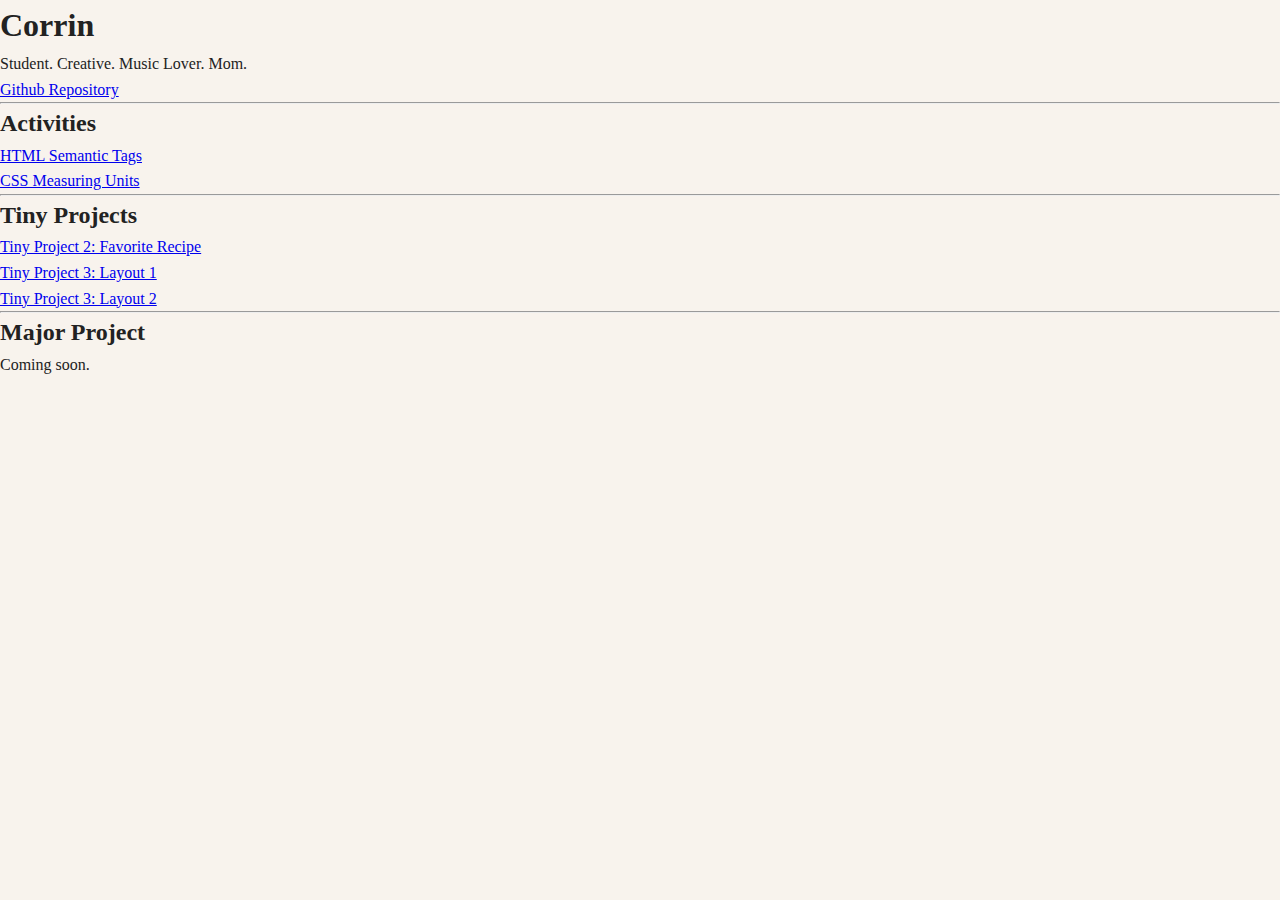
<file: index.html>
<!DOCTYPE html>
<html>

<head>
	
	<!-- meta tags and title -->
	<meta charset="UTF-8">
	<meta name="viewport" content="width=device-width, initial-scale=1.0">
	<title>Corrin's Website</title>

	<!-- external and internal CSS -->
	<link rel="stylesheet" href="styles.css" media="all">
	<style>
		/* in-file CSS here */
	</style>

</head>

<body>

<h1>Corrin</h1>
<p>Student. Creative. Music Lover. Mom.</p>

<p><a href=https://github.com/corrin-kunk/corrin-kunk.github.io>Github Repository</a></p>

<hr>

<h2>Activities</h2>
<ul>
	<li><a href="/codelogs/log1.html">HTML Semantic Tags</a></li>
	<li><a href="/codelogs/log2.html">CSS Measuring Units</a></li>
</ul>

<hr>

<h2>Tiny Projects</h2>
<ul>
	<li><a href="/favorite-recipe/index.html">Tiny Project 2: Favorite Recipe</a></li>
	<li><a href="/anni-albers/index.html">Tiny Project 3: Layout 1</a></li>
	<li><a href="/anni-albers/index2.html">Tiny Project 3: Layout 2</a></li>
</ul>

<hr>

<h2>Major Project</h2>
<p>Coming soon.</p>

</body>

</html>
</file>
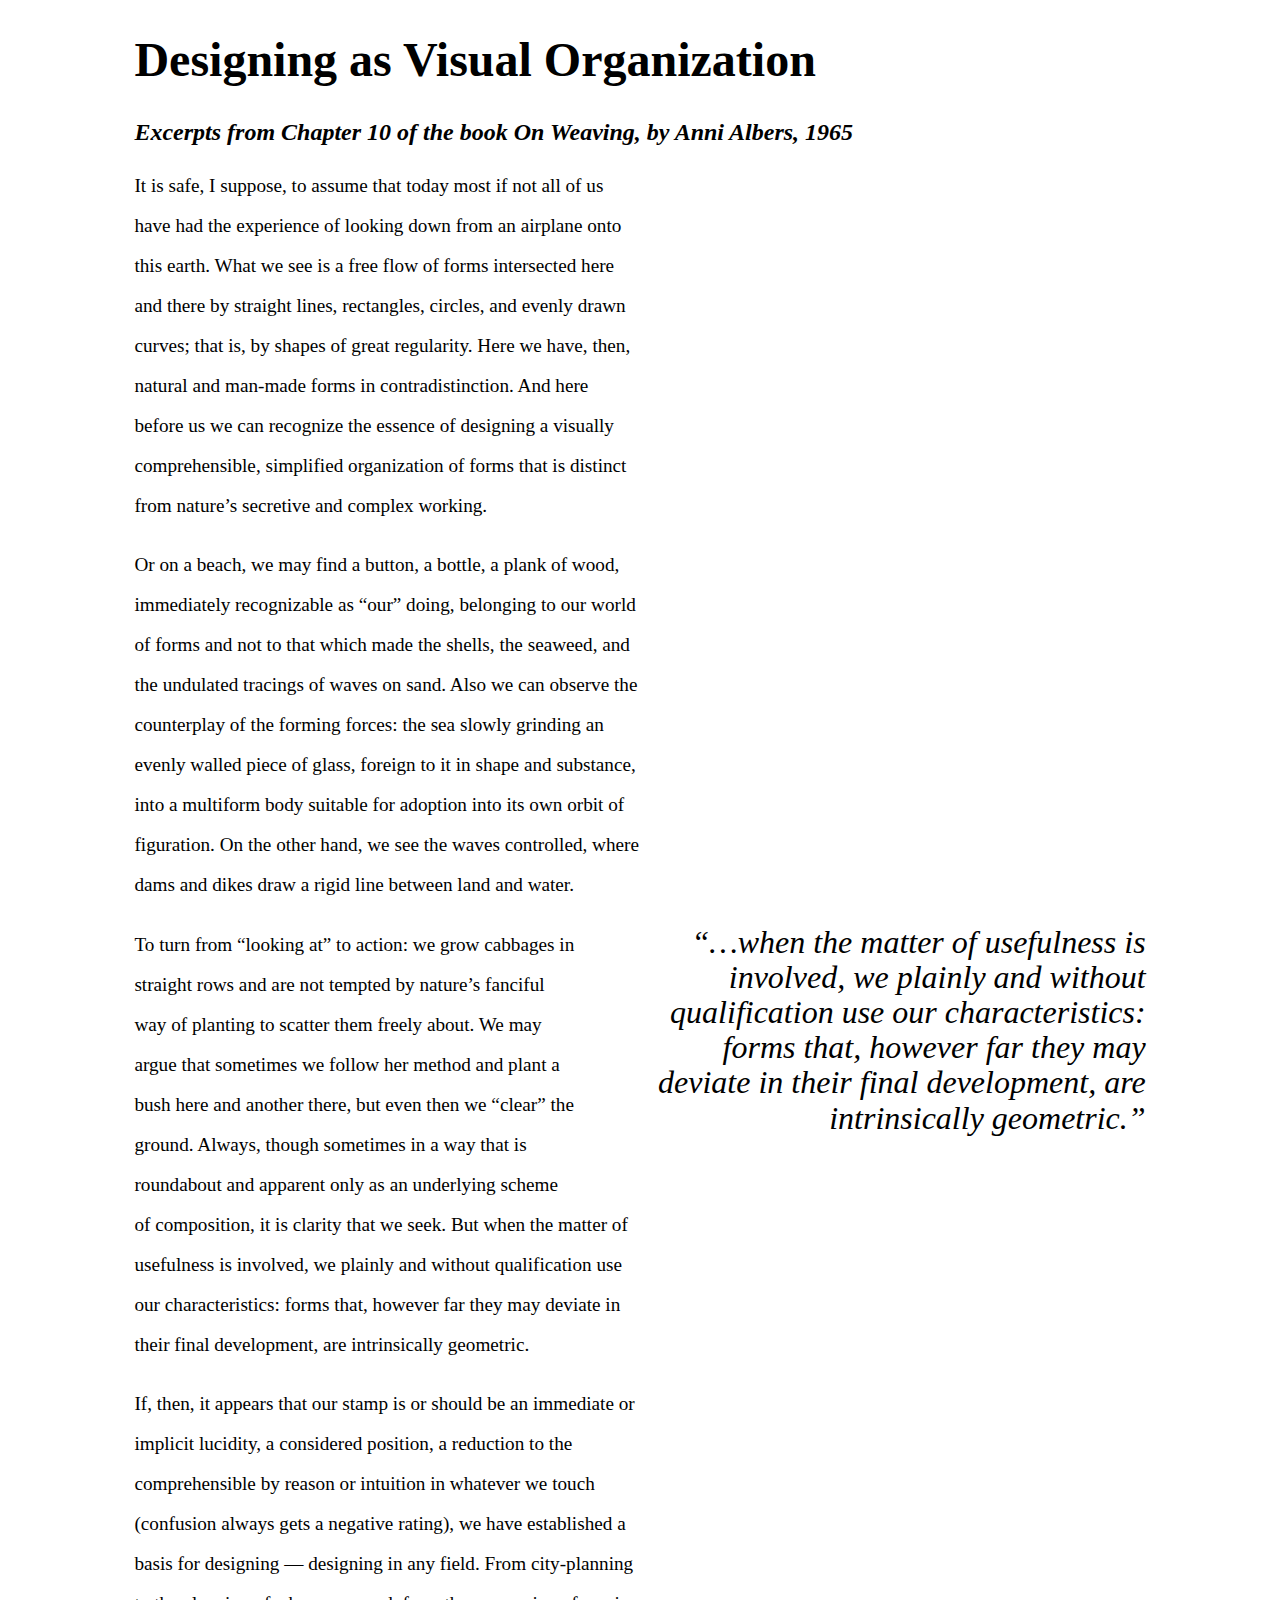
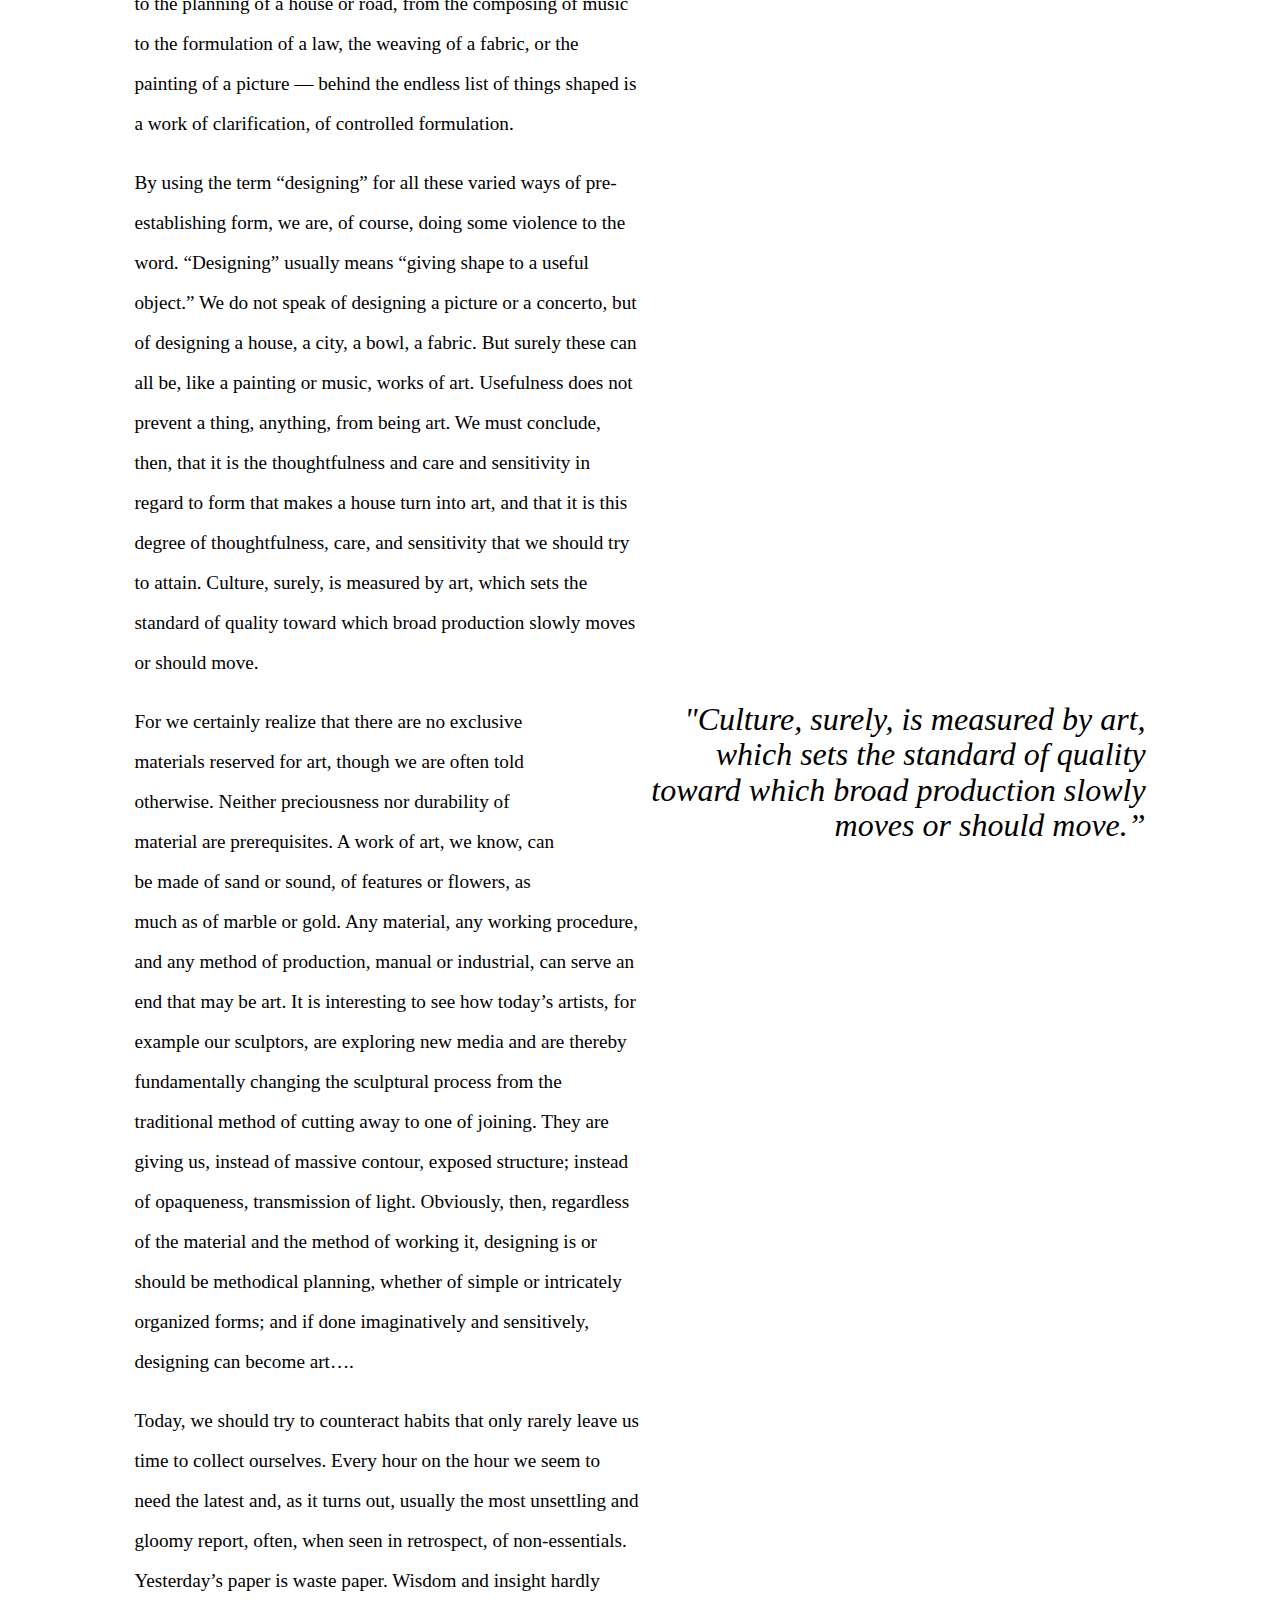
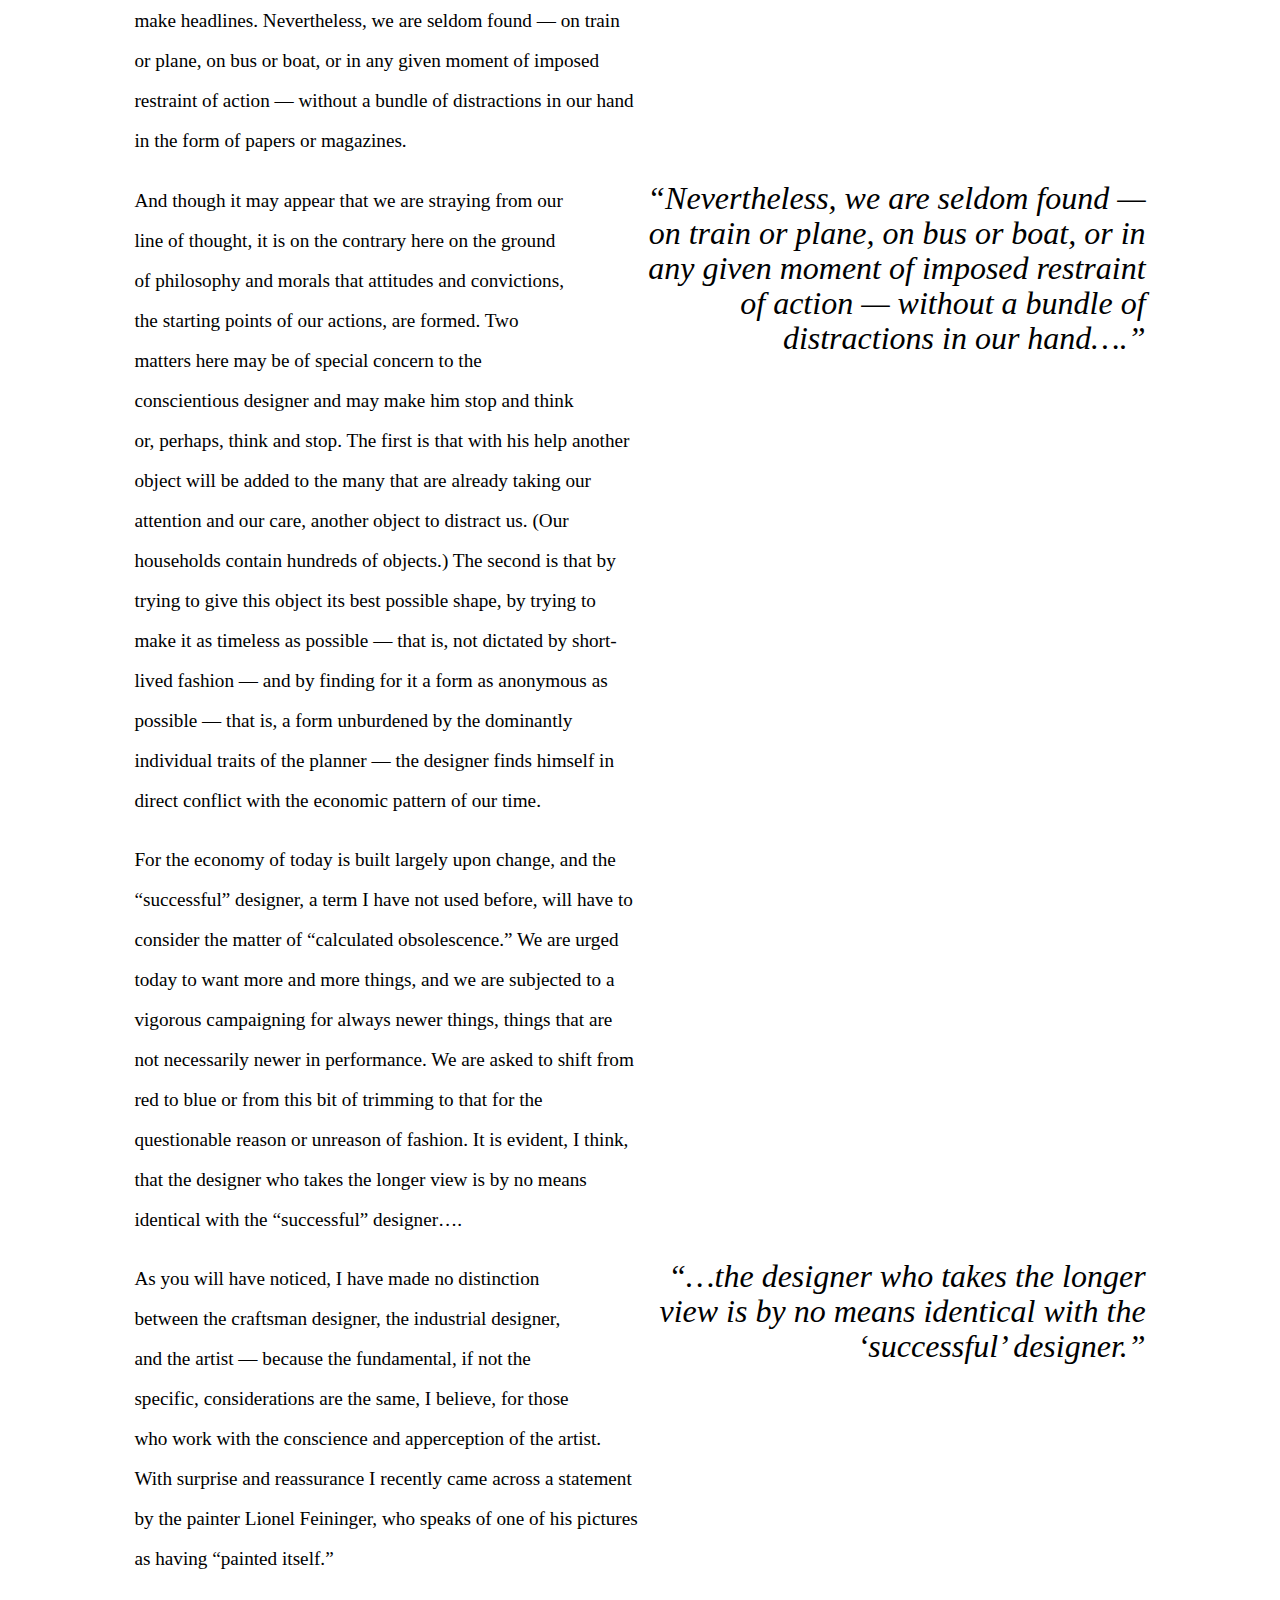
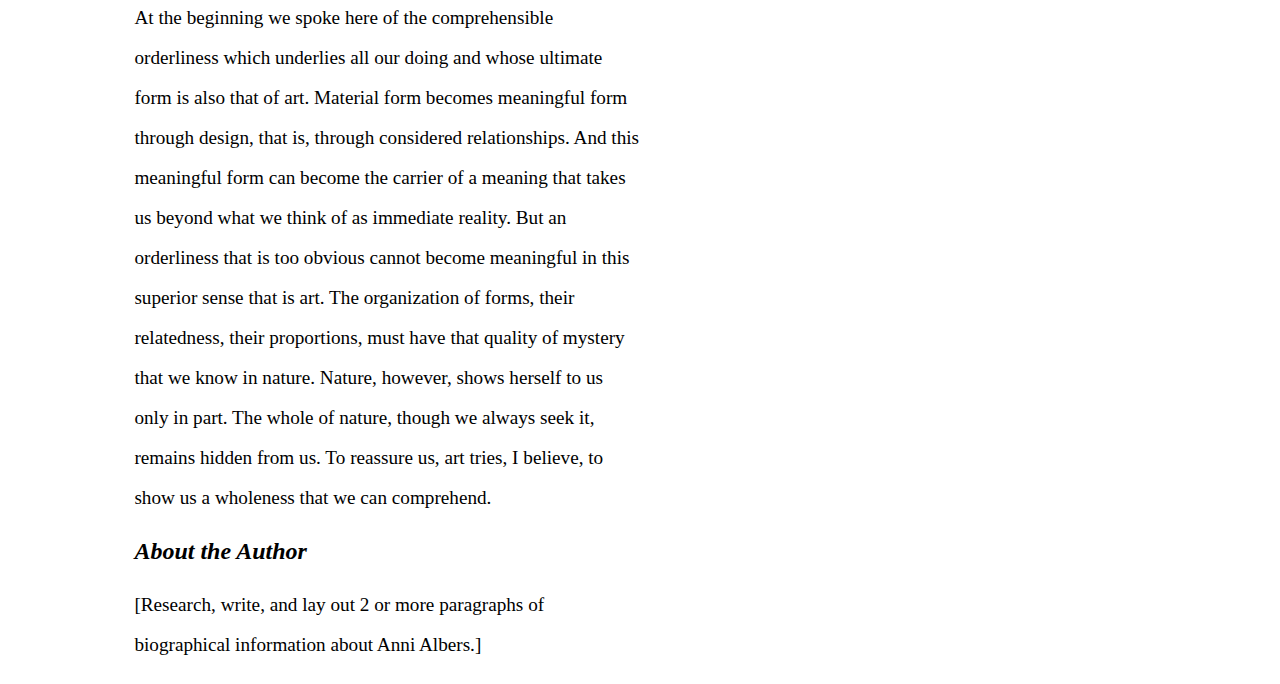
<file: anni-albers/index.html>
<!DOCTYPE html>
<html>

<head>

    <!-- meta tags and title -->
    <meta charset="UTF-8">
    <meta name="viewport" content="width=device-width, initial-scale=1.0">
    <title>TP3: Layout 1</title>

    <!-- external and internal CSS -->
    <link rel="stylesheet" href="styles.css" media="all">

</head>

<body>

    <main>
        <section>
            <h1>Designing as Visual Organization</h1>
            <h2>Excerpts from Chapter 10 of the book On Weaving, by Anni Albers, 1965</h2>
        </section>

        <section>
            <p>It is safe, I suppose, to assume that today most if not all of us have had the experience of looking down
                from an airplane onto this earth. What we see is a free flow of forms intersected here and there by
                straight lines, rectangles, circles, and evenly drawn curves; that is, by shapes of great regularity.
                Here we have, then, natural and man-made forms in contradistinction. And here before us we can recognize
                the essence of designing a visually comprehensible, simplified organization of forms that is distinct
                from nature’s secretive and complex working.</p>
        </section>

        <section>
            <p>Or on a beach, we may find a button, a bottle, a plank of wood, immediately recognizable as “our” doing,
                belonging to our world of forms and not to that which made the shells, the seaweed, and the undulated
                tracings of waves on sand. Also we can observe the counterplay of the forming forces: the sea slowly
                grinding an evenly walled piece of glass, foreign to it in shape and substance, into a multiform body
                suitable for adoption into its own orbit of figuration. On the other hand, we see the waves controlled,
                where dams and dikes draw a rigid line between land and water.</p>
            <p class="callout">“…when the matter of usefulness is involved, we plainly and without qualification use our
                characteristics:
                forms that, however far they may deviate in their final development, are intrinsically geometric.”</p>
        </section>

        <section>
            <p>To turn from “looking at” to action: we grow cabbages in straight rows and are not tempted by nature’s
                fanciful way of planting to scatter them freely about. We may argue that sometimes we follow her method
                and plant a bush here and another there, but even then we “clear” the ground. Always, though sometimes
                in a way that is roundabout and apparent only as an underlying scheme of composition, it is clarity that
                we seek. But when the matter of usefulness is involved, we plainly and without qualification use our
                characteristics: forms that, however far they may deviate in their final development, are intrinsically
                geometric.</p>
        </section>

        <section>
            <p>If, then, it appears that our stamp is or should be an immediate or implicit lucidity, a considered
                position, a reduction to the comprehensible by reason or intuition in whatever we touch (confusion
                always gets a negative rating), we have established a basis for designing — designing in any field. From
                city-planning to the planning of a house or road, from the composing of music to the formulation of a
                law, the weaving of a fabric, or the painting of a picture — behind the endless list of things shaped is
                a work of clarification, of controlled formulation.</p>
        </section>

        <section>
            <p>By using the term “designing” for all these varied ways of pre-establishing form, we are, of course,
                doing some violence to the word. “Designing” usually means “giving shape to a useful object.” We do not
                speak of designing a picture or a concerto, but of designing a house, a city, a bowl, a fabric. But
                surely these can all be, like a painting or music, works of art. Usefulness does not prevent a thing,
                anything, from being art. We must conclude, then, that it is the thoughtfulness and care and sensitivity
                in regard to form that makes a house turn into art, and that it is this degree of thoughtfulness, care,
                and sensitivity that we should try to attain. Culture, surely, is measured by art, which sets the
                standard of quality toward which broad production slowly moves or should move.</p>
        </section>

        <section>
            <p class="callout">"Culture, surely, is measured by art, which sets the standard of quality
                toward which broad production slowly moves or should move.”</p>
        </section>

        <section>
            <p>For we certainly realize that there are no exclusive materials reserved for art, though we are often told
                otherwise. Neither preciousness nor durability of material are prerequisites. A work of art, we know,
                can be made of sand or sound, of features or flowers, as much as of marble or gold. Any material, any
                working procedure, and any method of production, manual or industrial, can serve an end that may be art.
                It is interesting to see how today’s artists, for example our sculptors, are exploring new media and are
                thereby fundamentally changing the sculptural process from the traditional method of cutting away to one
                of joining. They are giving us, instead of massive contour, exposed structure; instead of opaqueness,
                transmission of light. Obviously, then, regardless of the material and the method of working it,
                designing is or should be methodical planning, whether of simple or intricately organized forms; and if
                done imaginatively and sensitively, designing can become art….</p>
        </section>

        <section>
            <p>Today, we should try to counteract habits that only rarely leave us time to collect ourselves. Every hour
                on the hour we seem to need the latest and, as it turns out, usually the most unsettling and gloomy
                report, often, when seen in retrospect, of non-essentials. Yesterday’s paper is waste paper. Wisdom and
                insight hardly make headlines. Nevertheless, we are seldom found — on train or plane, on bus or boat, or
                in any given moment of imposed restraint of action — without a bundle of distractions in our hand in the
                form of papers or magazines.</p>
        </section>

        <section>
            <p class="callout">“Nevertheless, we are seldom found — on train or plane, on bus or boat, or in
                any given moment of imposed restraint of action — without a bundle of distractions in our hand….”</p>
        </section>

        <section>
            <p>And though it may appear that we are straying from our line of thought, it is on the contrary here on the
                ground of philosophy and morals that attitudes and convictions, the starting points of our actions, are
                formed. Two matters here may be of special concern to the conscientious designer and may make him stop
                and think or, perhaps, think and stop. The first is that with his help another object will be added to
                the many that are already taking our attention and our care, another object to distract us. (Our
                households contain hundreds of objects.) The second is that by trying to give this object its best
                possible shape, by trying to make it as timeless as possible — that is, not dictated by short-lived
                fashion — and by finding for it a form as anonymous as possible — that is, a form unburdened by the
                dominantly individual traits of the planner — the designer finds himself in direct conflict with the
                economic pattern of our time.</p>
        </section>

        <section>
            <p>For the economy of today is built largely upon change, and the “successful” designer, a term I have not
                used before, will have to consider the matter of “calculated obsolescence.” We are urged today to want
                more and more things, and we are subjected to a vigorous campaigning for always newer things, things
                that are not necessarily newer in performance. We are asked to shift from red to blue or from this bit
                of trimming to that for the questionable reason or unreason of fashion. It is evident, I think, that the
                designer who takes the longer view is by no means identical with the “successful” designer….</p>
        </section>

        <section>
            <p class="callout">“…the designer who takes the longer view is by no means identical with the ‘successful’
                designer.”</p>
        </section>

        <section>
            <p>As you will have noticed, I have made no distinction between the craftsman designer, the industrial
                designer, and the artist — because the fundamental, if not the specific, considerations are the same, I
                believe, for those who work with the conscience and apperception of the artist. With surprise and
                reassurance I recently came across a statement by the painter Lionel Feininger, who speaks of one of his
                pictures as having “painted itself.”</p>
        </section>

        <section>
            <p>At the beginning we spoke here of the comprehensible orderliness which underlies all our doing and whose
                ultimate form is also that of art. Material form becomes meaningful form through design, that is,
                through considered relationships. And this meaningful form can become the carrier of a meaning that
                takes us beyond what we think of as immediate reality. But an orderliness that is too obvious cannot
                become meaningful in this superior sense that is art. The organization of forms, their relatedness,
                their proportions, must have that quality of mystery that we know in nature. Nature, however, shows
                herself to us only in part. The whole of nature, though we always seek it, remains hidden from us. To
                reassure us, art tries, I believe, to show us a wholeness that we can comprehend.</p>
        </section>

        <section>
            <h2>About the Author</h2>
        </section>

        <section>
            <p>[Research, write, and lay out 2 or more paragraphs of biographical information about Anni Albers.]</p>
        </section>

    </main>
</body>

</html>
</file>
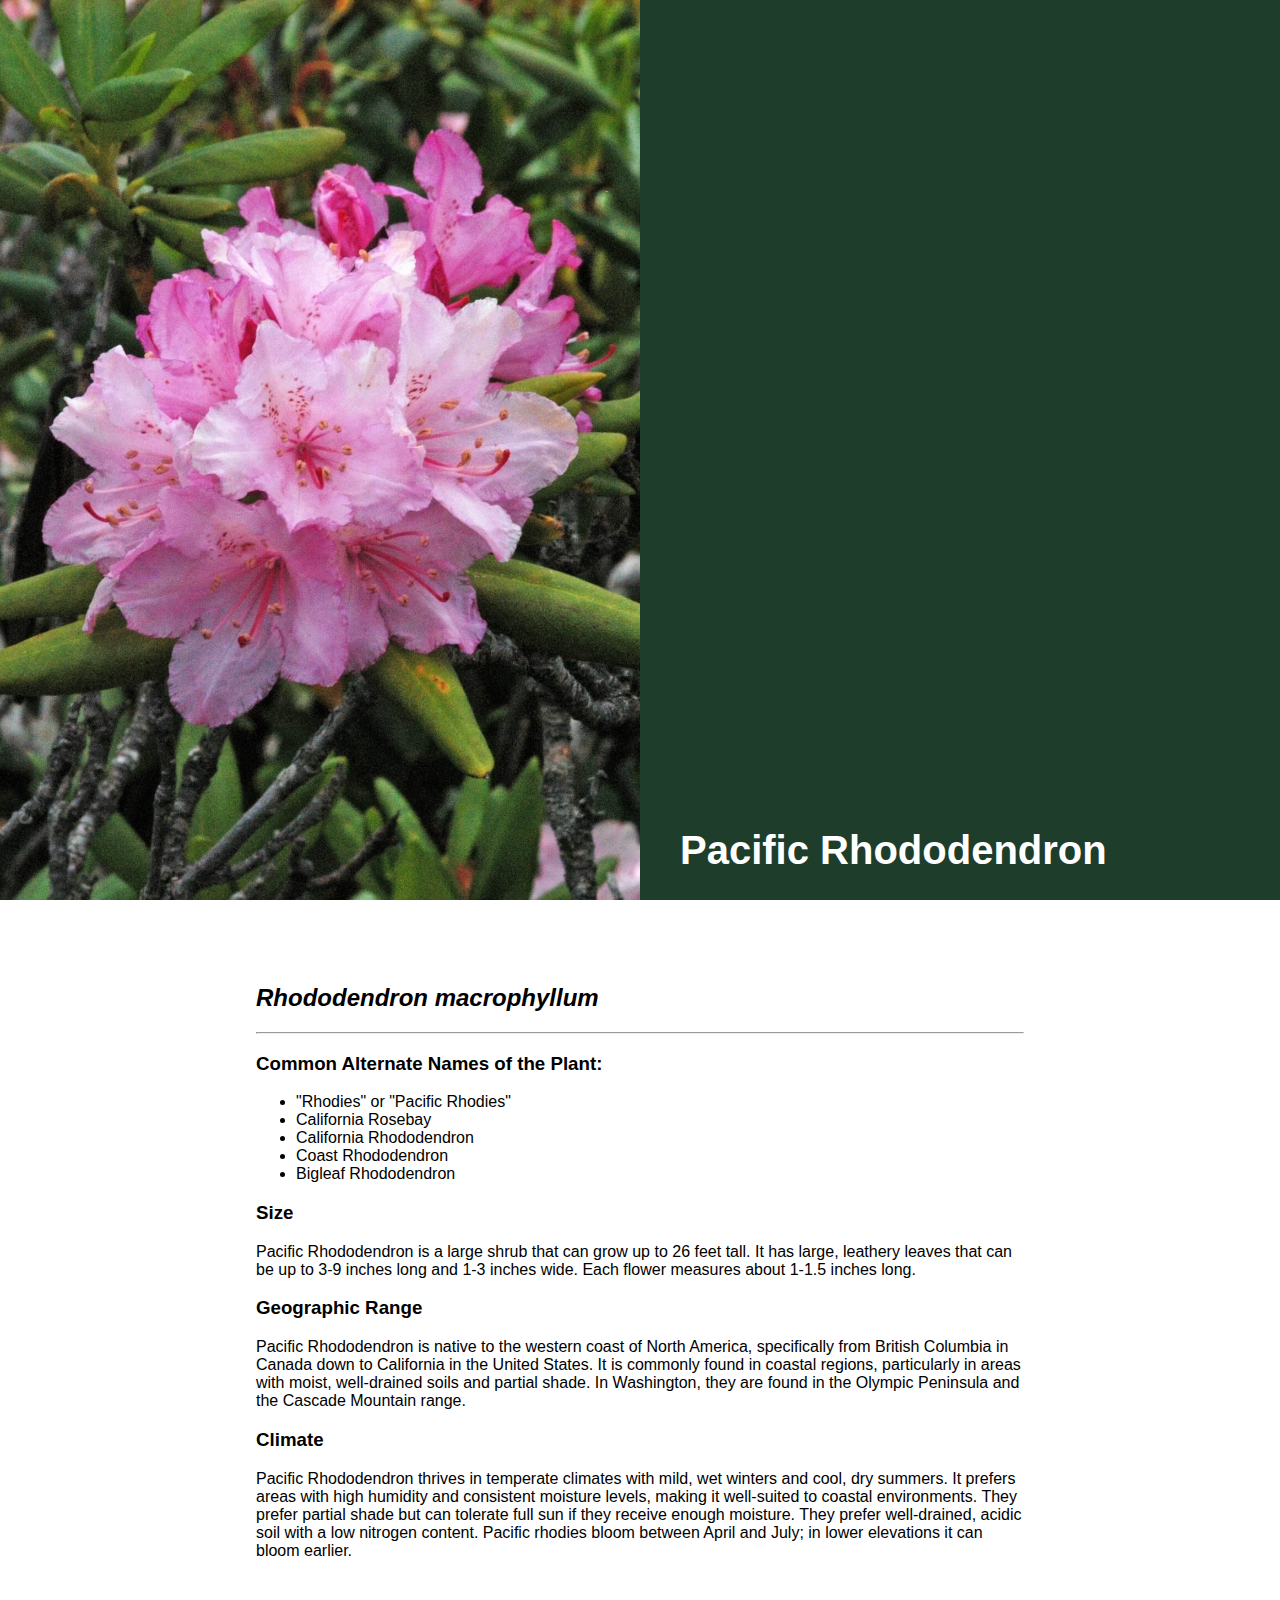
<file: dark-flower/index.html>
<!DOCTYPE html>
<html>

<head>

	<!-- meta tags and title -->
	<meta charset="UTF-8">
	<meta name="viewport" content="width=device-width, initial-scale=1.0">
	<title>TP4: Pacific Rhododendron</title>

	<!-- external and internal CSS -->
	<link rel="stylesheet" href="styles.css" media="all">
	<style>
		/* in-file CSS here */
	</style>

</head>

<body>

	<header>

		<div id="rhodiePicture"></div>
		<div id="rhodieTitle">
			<h1>Pacific Rhododendron</h1>
		</div>

	</header>

<button id="toggleDarkMode">Dark Mode</button>

	<main>
		<h2><em>Rhododendron macrophyllum</em></h2>

		<hr>

		<h3>Common Alternate Names of the Plant:</h3>
		<ul>
			<li>"Rhodies" or "Pacific Rhodies"</li>
			<li>California Rosebay</li>
			<li>California Rhododendron</li>
			<li>Coast Rhododendron</li>
			<li>Bigleaf Rhododendron</li>
		</ul>

		<h3>Size</h3>
		<p>Pacific Rhododendron is a large shrub that can grow up to 26 feet tall.
			It has large, leathery leaves that can be up to 3-9 inches long and 1-3 inches wide.
			Each flower measures about 1-1.5 inches long.</p>

		<h3>Geographic Range</h3>
		<p>Pacific Rhododendron is native to the western coast of North America, specifically from British Columbia in
			Canada down to California in the United States.
			It is commonly found in coastal regions, particularly in
			areas with moist, well-drained soils and partial shade.
			In Washington, they are found in the Olympic Peninsula and the Cascade Mountain range.
		</p>

		<h3>Climate</h3>
		<p>Pacific Rhododendron thrives in temperate climates with mild, wet winters and cool, dry summers. It prefers
			areas with high humidity and consistent moisture levels, making it well-suited to coastal environments.
			They prefer partial shade but can tolerate full sun if they receive enough moisture.
			They prefer well-drained, acidic soil with a low nitrogen content.
			Pacific rhodies bloom between April and July; in lower elevations it can bloom earlier.
		</p>

	</main>

    <script src="scripts.js"></script>
</body>

</html>
</file>
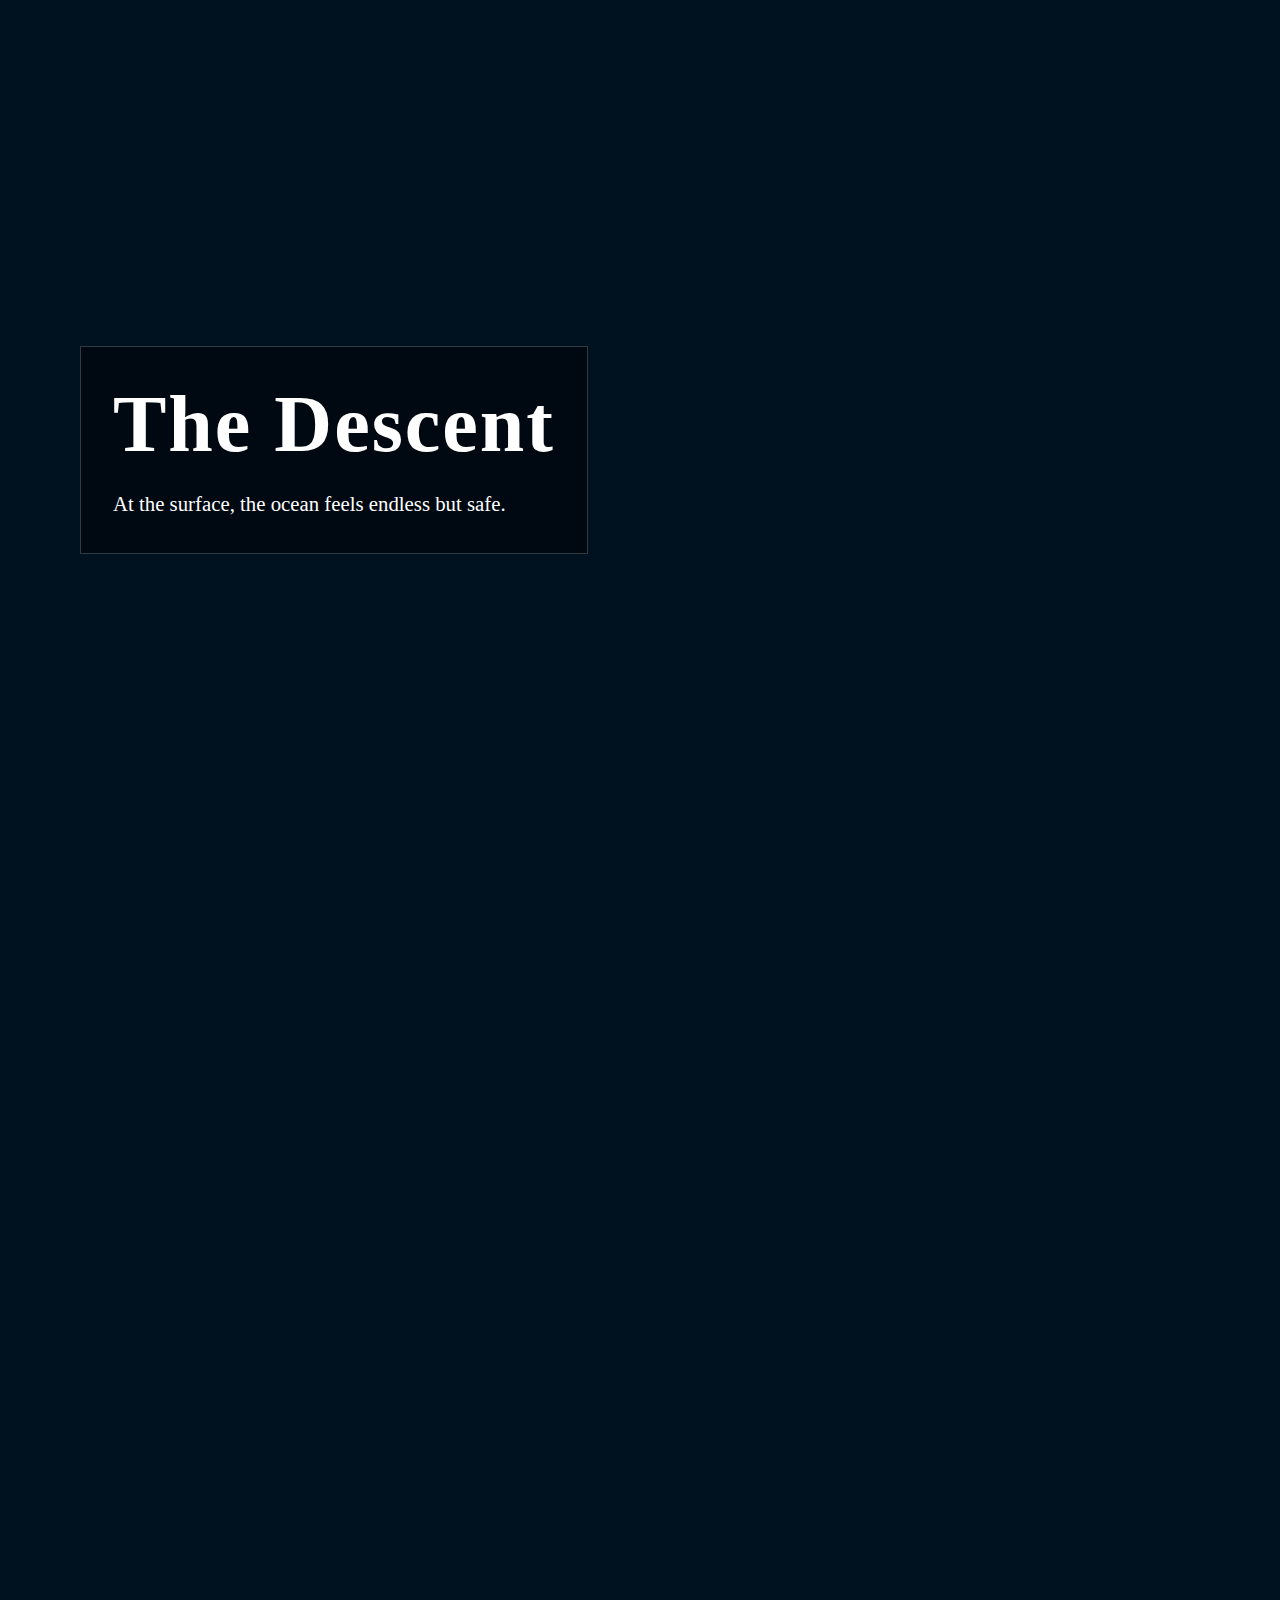
<file: long-story/index.html>
<!DOCTYPE html>
<html>

<head>

    <!-- meta tags and title -->
    <meta charset="UTF-8">
    <meta name="viewport" content="width=device-width, initial-scale=1.0">
    <title>Tiny Project 9: It's A Long Story</title>

    <!-- external and internal CSS -->
    <link rel="stylesheet" href="styles.css" media="all">
    <style>
        /* in-file CSS here */
    </style>

    <!-- external and internal JavaScript -->
    <script src="https://cdnjs.cloudflare.com/ajax/libs/wow/1.1.2/wow.min.js"></script>

    <script>
        new WOW().init();
    </script>

    <!-- Animate.css -->
    <link rel="stylesheet" href="https://cdnjs.cloudflare.com/ajax/libs/animate.css/3.7.2/animate.min.css" />

</head>

<body>

    <main class="story-container">

        <section class="panel surface">
            <div class="text-box wow animate_animated animate_fadeInDown animate_slow">
                <h1>The Descent</h1>
                <p>At the surface, the ocean feels endless but safe.</p>
            </div>
        </section>

        <section class="panel reef">
            <div class="text-box wow animate__animated animate__fadeInLeft animate__slow">
                <h2>The Reef</h2>
                <p>A few meters below, the reef glows with color and motion.</p>
            </div>
        </section>

        <section class="panel open-water">
            <div class="text-box wow animate__animated animate__fadeInRight animate__slow">
                <h2>Open Water</h2>
                <p>The sunlight begins to fade, and the water grows quiet</p>
            </div>
        </section>

        <section class="panel abyss">
            <div class="text-box wow animate__animated animate__fadeInUp animate__slower">
                <h2>The Abyss</h2>
                <p>In the deep, the ocean stops feeling familiar.</p>
            </div>
        </section>

        <section class="panel creature">
            <div class="text-box wow animate__animated animate__zoomIn animate__delay-1s">
                <h2>The Bottom</h2>
                <p>Then something in the dark looks back.</p>
            </div>
        </section>
    </main>
</body>

</html>
</file>
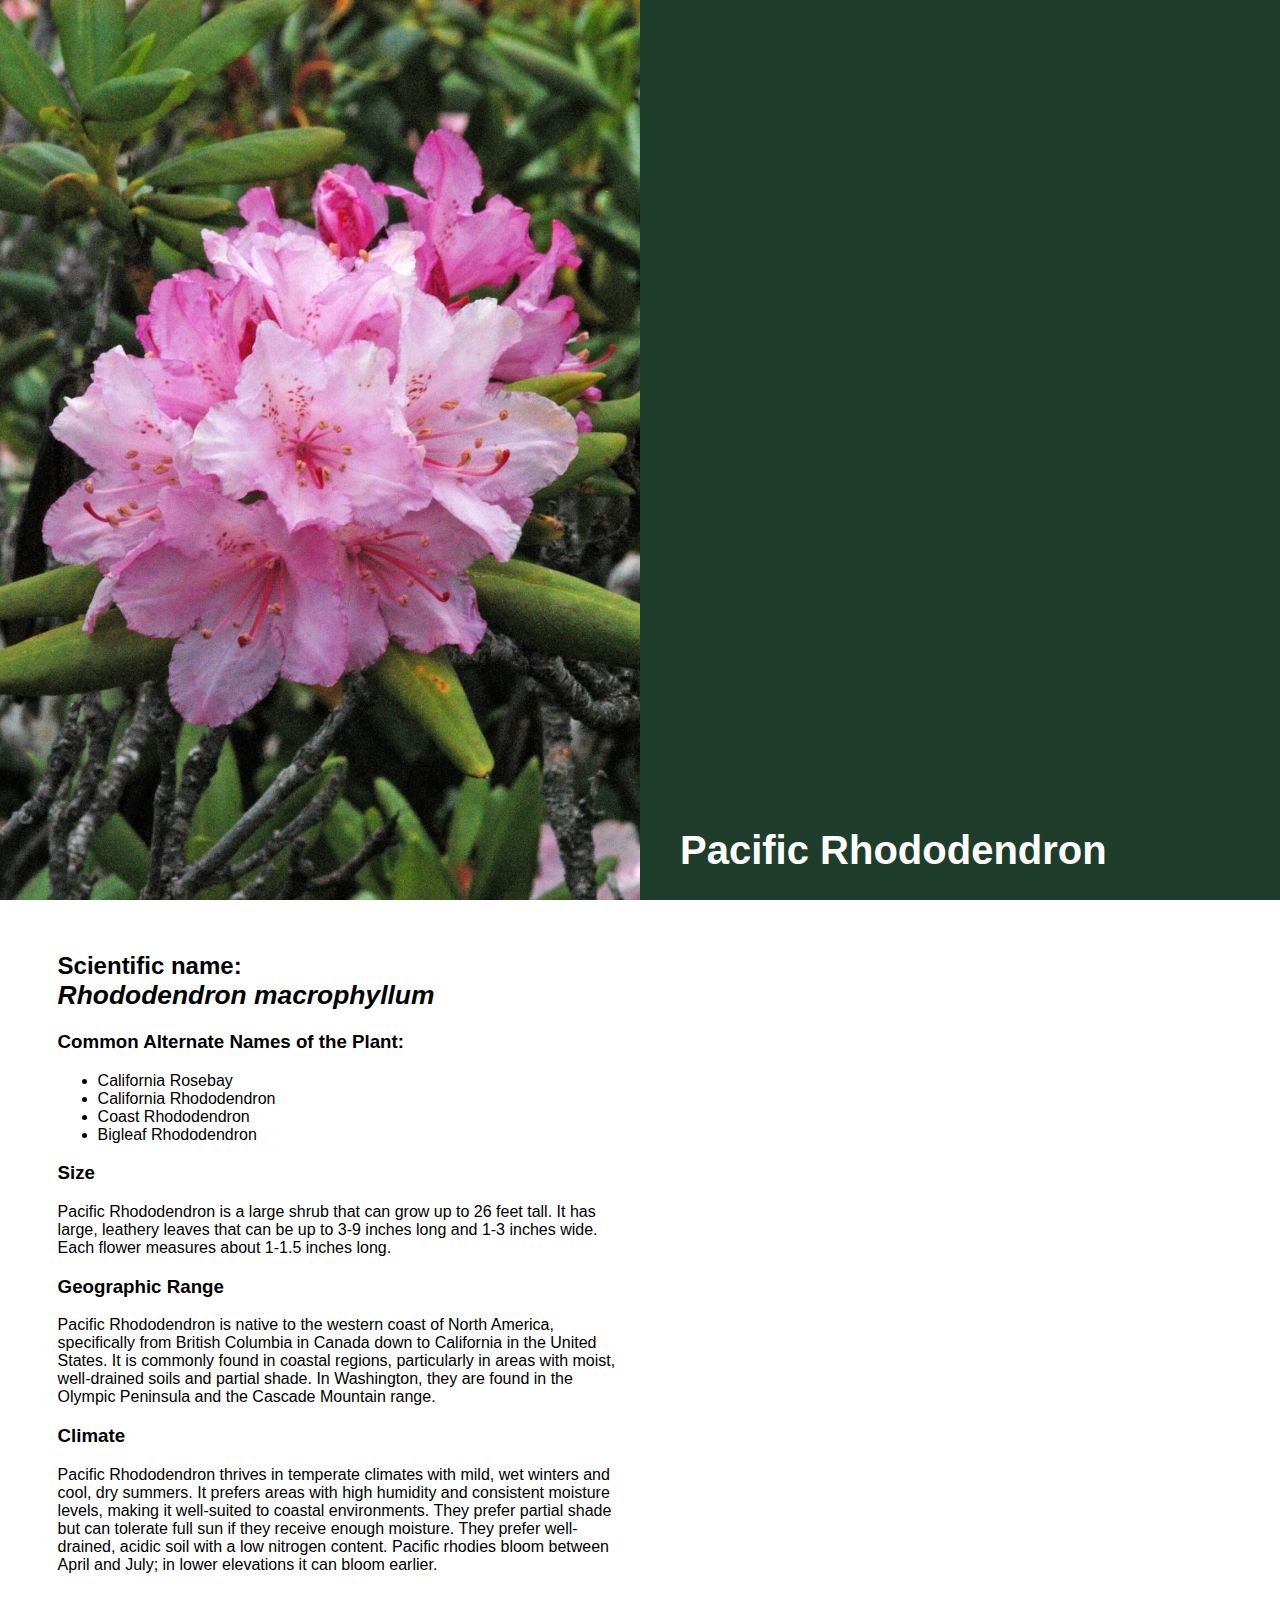
<file: rhododendron/index.html>
<!DOCTYPE html>
<html>

<head>

	<!-- meta tags and title -->
	<meta charset="UTF-8">
	<meta name="viewport" content="width=device-width, initial-scale=1.0">
	<title>TP4: Pacific Rhododendron</title>

	<!-- external and internal CSS -->
	<link rel="stylesheet" href="styles.css" media="all">
	<style>
		/* in-file CSS here */
	</style>

</head>

<body>

	<header>

		<div id="rhodiePicture"></div>
		<div id="rhodieTitle">
			<h1>Pacific Rhododendron</h1>
		</div>

	</header>

	<main>
		<h2>
			Scientific name: <br>
			<em>Rhododendron macrophyllum</em>
		</h2>

		<h3>Common Alternate Names of the Plant:</h3>
		<ul>
			<li>California Rosebay</li>
			<li>California Rhododendron</li>
			<li>Coast Rhododendron</li>
			<li>Bigleaf Rhododendron</li>
		</ul>

		<h3>Size</h3>
		<p>Pacific Rhododendron is a large shrub that can grow up to 26 feet tall.
			It has large, leathery leaves that can be up to 3-9 inches long and 1-3 inches wide.
			Each flower measures about 1-1.5 inches long.</p>

		<h3>Geographic Range</h3>
		<p>Pacific Rhododendron is native to the western coast of North America, specifically from British Columbia in
			Canada down to California in the United States.
			It is commonly found in coastal regions, particularly in
			areas with moist, well-drained soils and partial shade.
			In Washington, they are found in the Olympic Peninsula and the Cascade Mountain range.
		</p>

		<h3>Climate</h3>
		<p>Pacific Rhododendron thrives in temperate climates with mild, wet winters and cool, dry summers. It prefers
			areas with high humidity and consistent moisture levels, making it well-suited to coastal environments.
			They prefer partial shade but can tolerate full sun if they receive enough moisture. 
			They prefer well-drained, acidic soil with a low nitrogen content.
			Pacific rhodies bloom between April and July; in lower elevations it can bloom earlier.
		</p>

	</main>

</body>

</html>
</file>
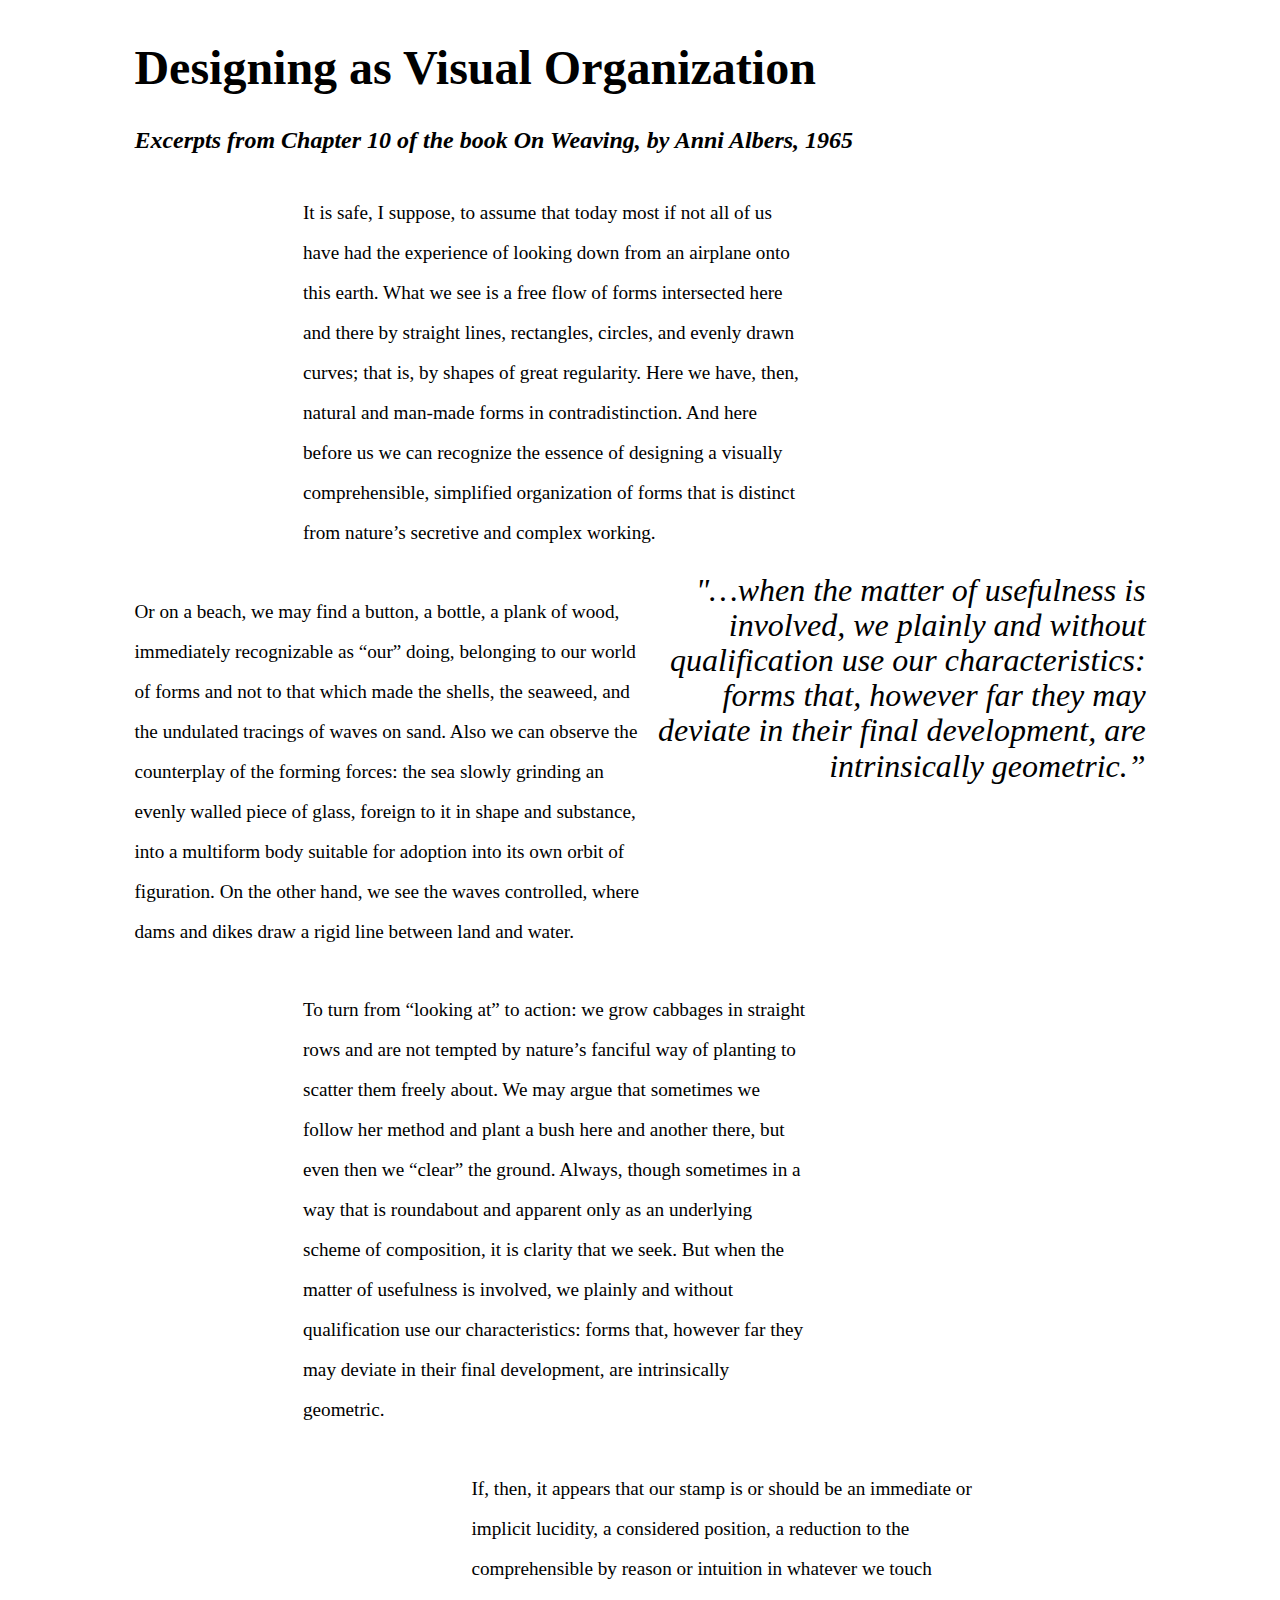
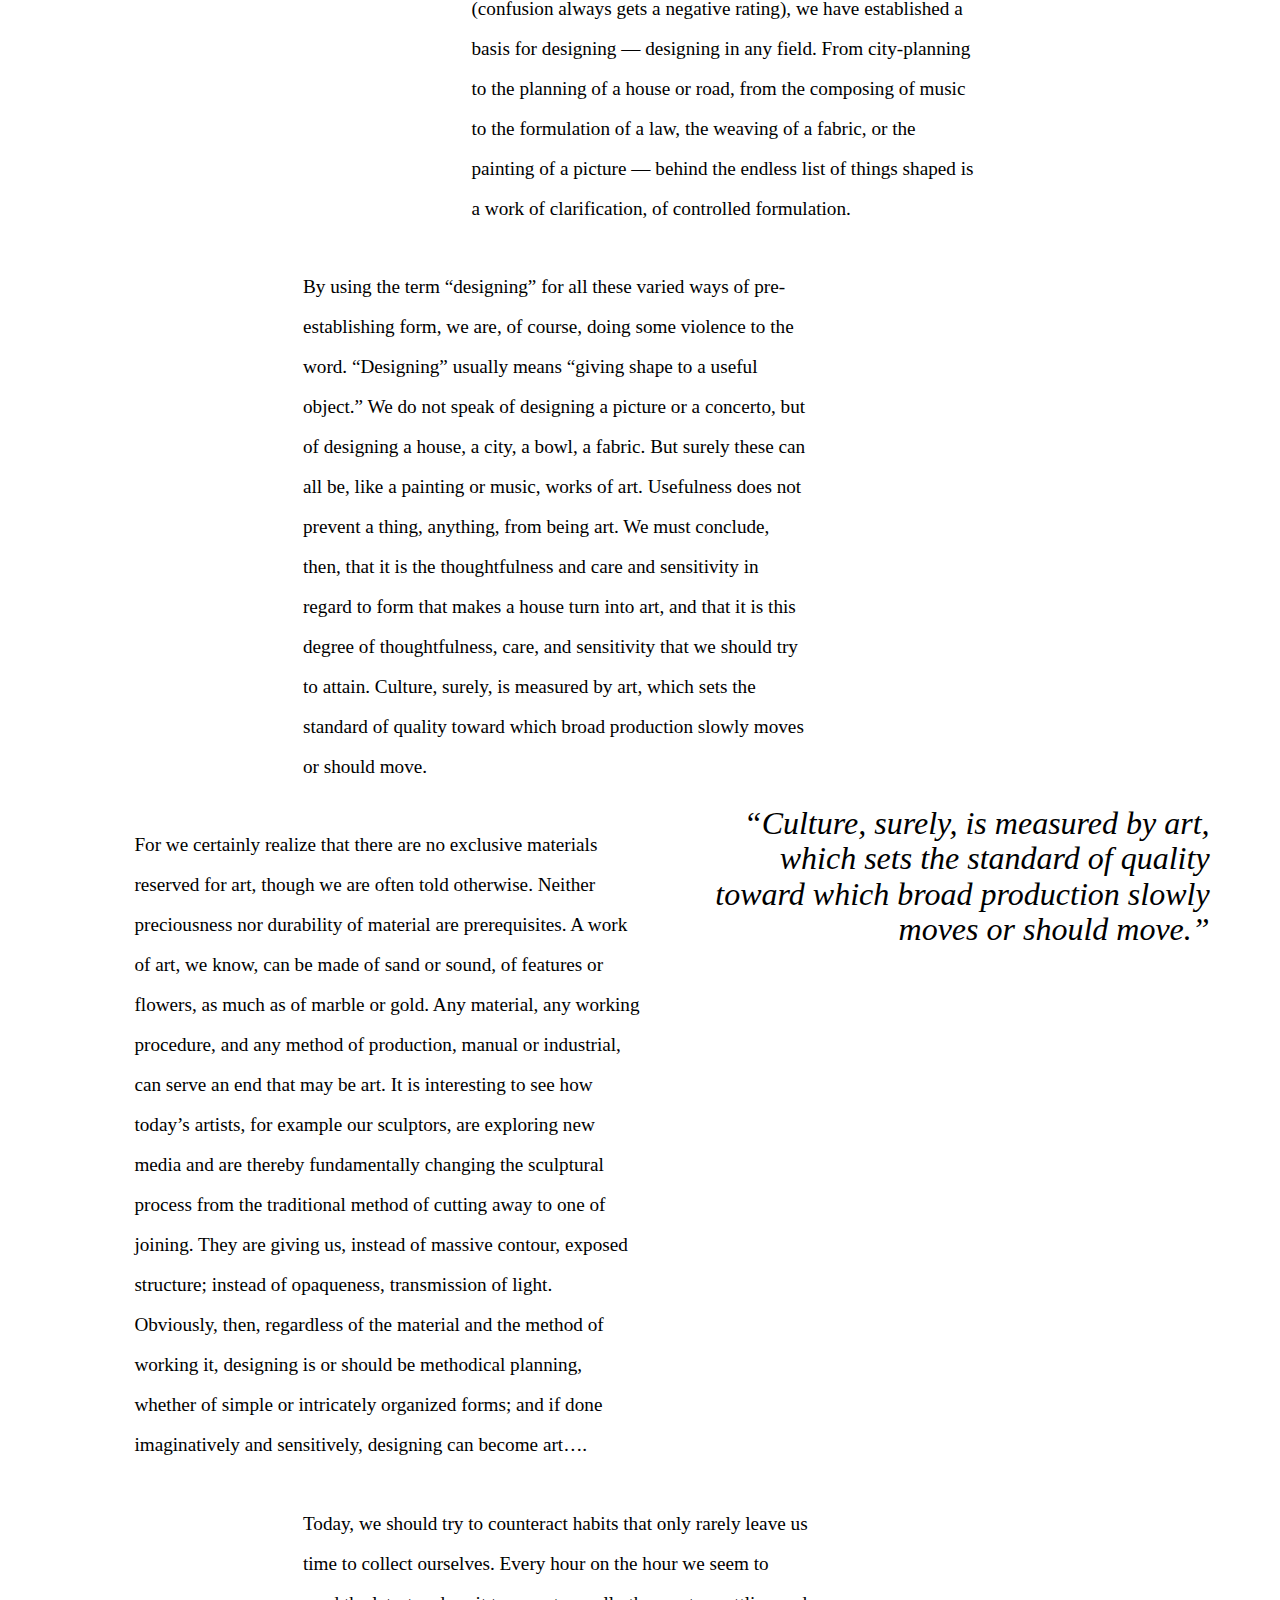
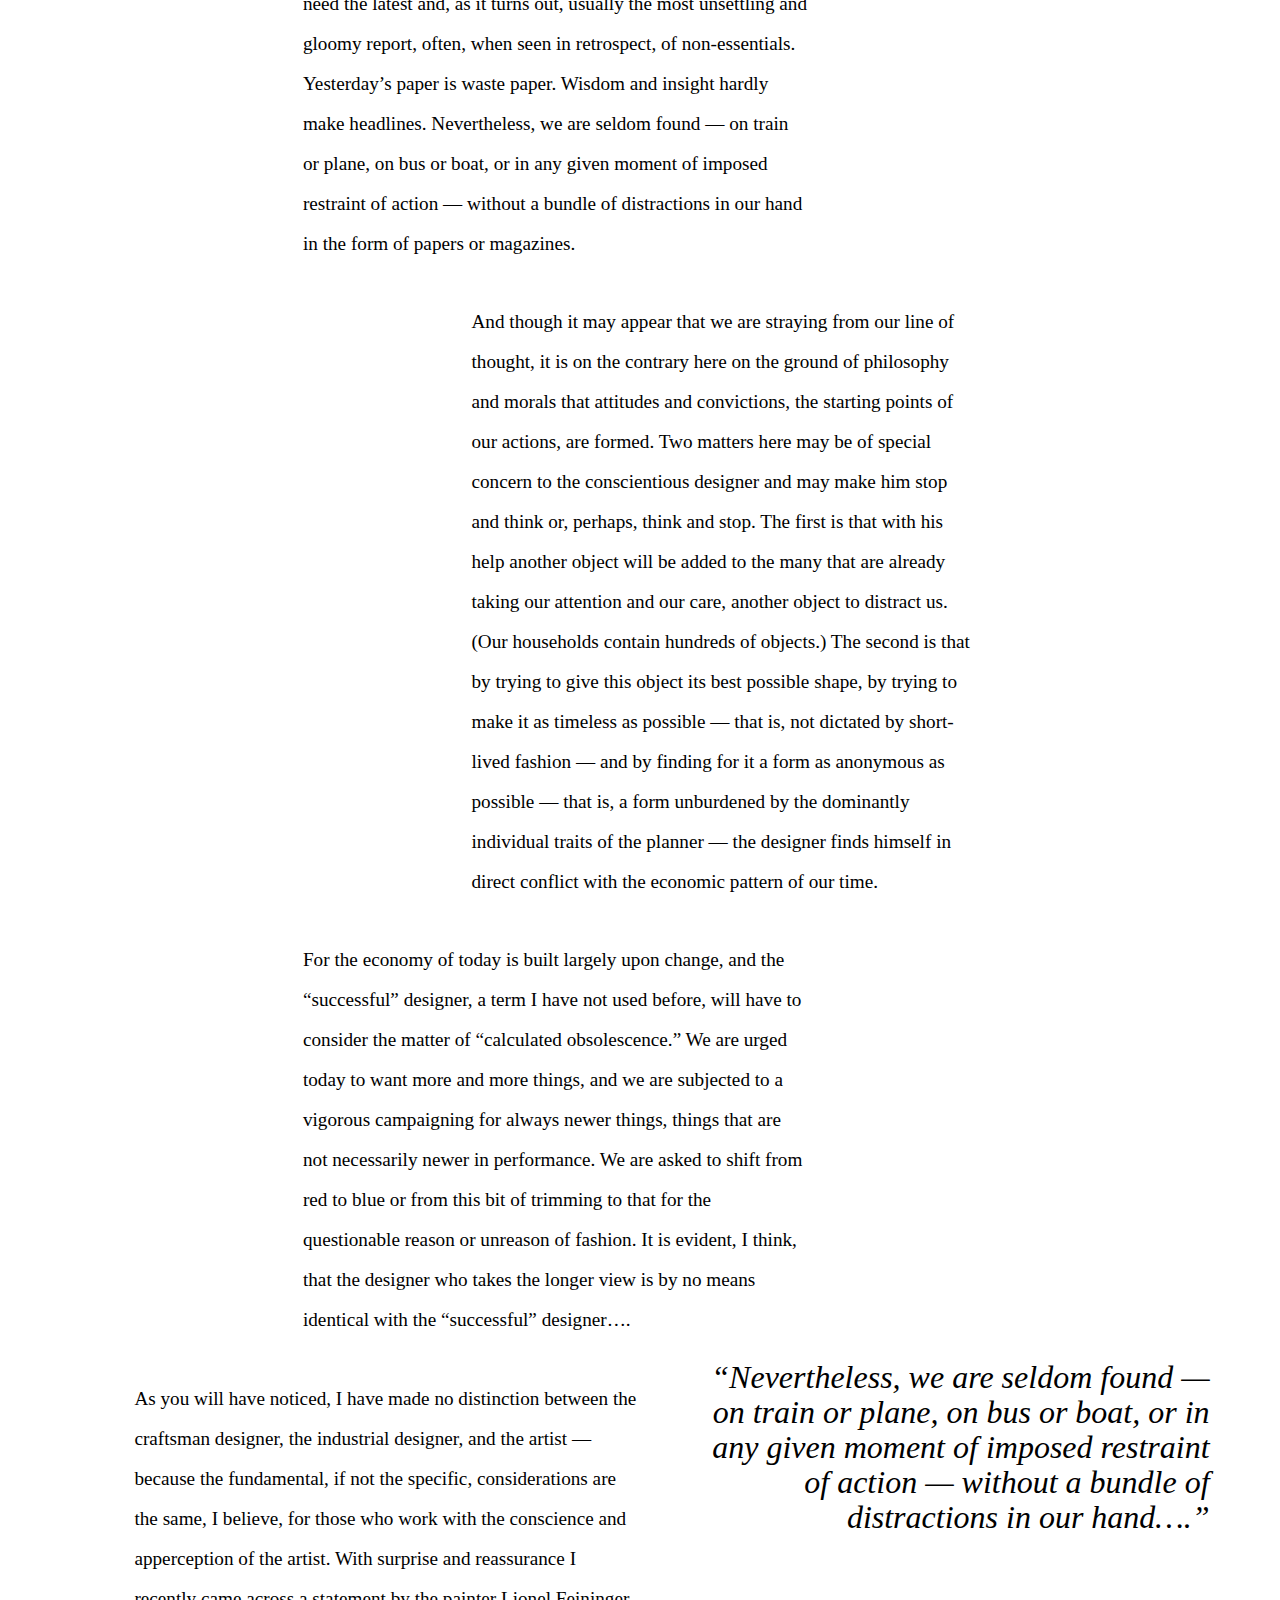
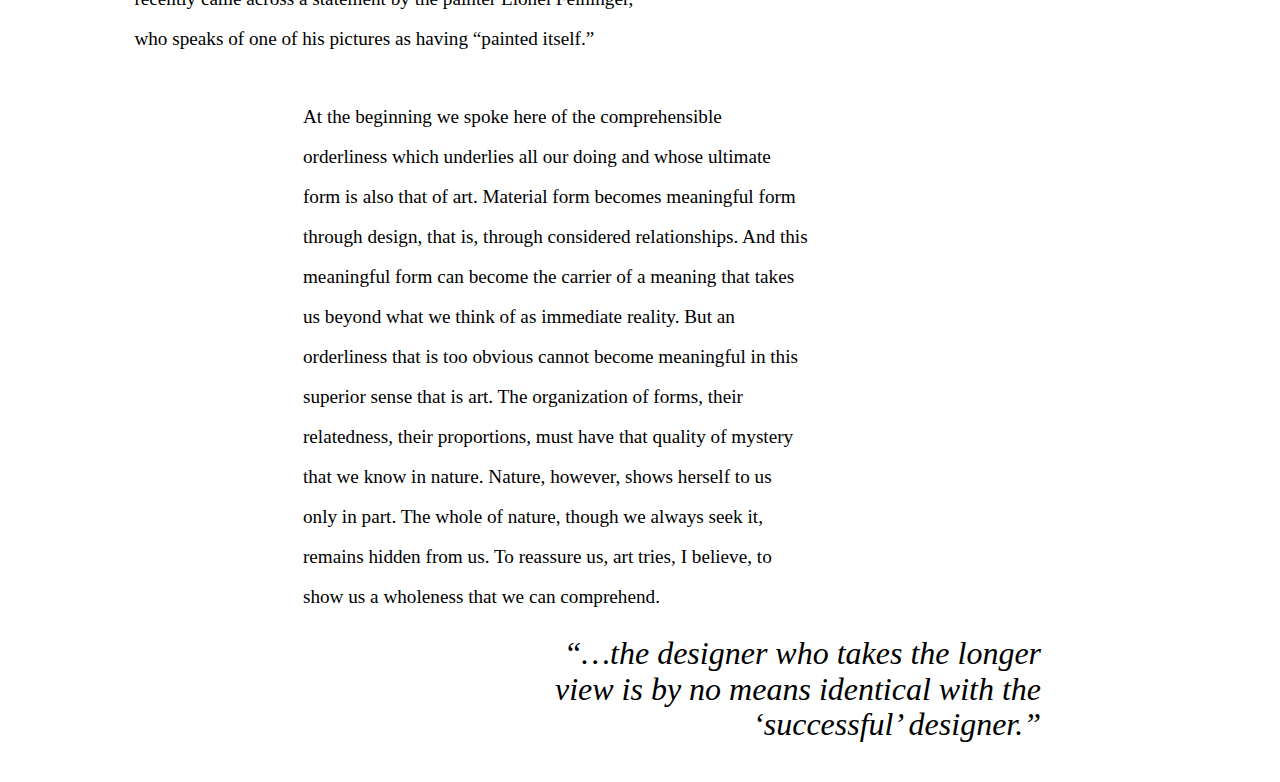
<file: anni-albers/index2.html>
<!DOCTYPE html>
<html>

<head>

	<!-- meta tags and title -->
	<meta charset="UTF-8">
	<meta name="viewport" content="width=device-width, initial-scale=1.0">
	<title>TP3: Layout 2</title>

	<!-- external and internal CSS -->
	<link rel="stylesheet" href="styles.css" media="all">

</head>


	<body id="secondLayout">
		<main>
			<section id="titleRow">
				<h1>Designing as Visual Organization</h1>
				<h2>Excerpts from Chapter 10 of the book On Weaving, by Anni Albers, 1965</h2>
			</section>

			<p id="para1">It is safe, I suppose, to assume that today most if not all of us have had the experience of
				looking down
				from an airplane onto this earth. What we see is a free flow of forms intersected here and there by
				straight
				lines, rectangles, circles, and evenly drawn curves; that is, by shapes of great regularity. Here we
				have,
				then, natural and man-made forms in contradistinction. And here before us we can recognize the essence
				of
				designing a visually comprehensible, simplified organization of forms that is distinct from nature’s
				secretive and complex working.</p>

			<p id="callout1" class="callout">"…when the matter of usefulness is involved, we plainly and without
				qualification use our characteristics: forms that, however far they may deviate in their final
				development,
				are intrinsically geometric.”</p>

			<p id="para2">Or on a beach, we may find a button, a bottle, a plank of wood, immediately recognizable as
				“our” doing,
				belonging to our world of forms and not to that which made the shells, the seaweed, and the undulated
				tracings of waves on sand. Also we can observe the counterplay of the forming forces: the sea slowly
				grinding an evenly walled piece of glass, foreign to it in shape and substance, into a multiform body
				suitable for adoption into its own orbit of figuration. On the other hand, we see the waves controlled,
				where dams and dikes draw a rigid line between land and water.</p>

			<p id="para3">To turn from “looking at” to action: we grow cabbages in straight rows and are not tempted by
				nature’s
				fanciful way of planting to scatter them freely about. We may argue that sometimes we follow her method
				and
				plant a bush here and another there, but even then we “clear” the ground. Always, though sometimes in a
				way
				that is roundabout and apparent only as an underlying scheme of composition, it is clarity that we seek.
				But
				when the matter of usefulness is involved, we plainly and without qualification use our characteristics:
				forms that, however far they may deviate in their final development, are intrinsically geometric.</p>

			<p id="para4">If, then, it appears that our stamp is or should be an immediate or implicit lucidity, a
				considered position,
				a reduction to the comprehensible by reason or intuition in whatever we touch (confusion always gets a
				negative rating), we have established a basis for designing — designing in any field. From city-planning
				to
				the planning of a house or road, from the composing of music to the formulation of a law, the weaving of
				a
				fabric, or the painting of a picture — behind the endless list of things shaped is a work of
				clarification,
				of controlled formulation.</p>

			<p id="para5">By using the term “designing” for all these varied ways of pre-establishing form, we are, of
				course, doing
				some violence to the word. “Designing” usually means “giving shape to a useful object.” We do not speak
				of
				designing a picture or a concerto, but of designing a house, a city, a bowl, a fabric. But surely these
				can
				all be, like a painting or music, works of art. Usefulness does not prevent a thing, anything, from
				being
				art. We must conclude, then, that it is the thoughtfulness and care and sensitivity in regard to form
				that
				makes a house turn into art, and that it is this degree of thoughtfulness, care, and sensitivity that we
				should try to attain. Culture, surely, is measured by art, which sets the standard of quality toward
				which
				broad production slowly moves or should move.</p>

			<p id="callout2" class="callout">“Culture, surely, is measured by art, which sets the standard of quality
				toward which broad production slowly moves or should move.”</p>

			<p id="para6">For we certainly realize that there are no exclusive materials reserved for art, though we are
				often told
				otherwise. Neither preciousness nor durability of material are prerequisites. A work of art, we know,
				can be
				made of sand or sound, of features or flowers, as much as of marble or gold. Any material, any working
				procedure, and any method of production, manual or industrial, can serve an end that may be art. It is
				interesting to see how today’s artists, for example our sculptors, are exploring new media and are
				thereby
				fundamentally changing the sculptural process from the traditional method of cutting away to one of
				joining.
				They are giving us, instead of massive contour, exposed structure; instead of opaqueness, transmission
				of
				light. Obviously, then, regardless of the material and the method of working it, designing is or should
				be
				methodical planning, whether of simple or intricately organized forms; and if done imaginatively and
				sensitively, designing can become art….</p>

			<p id="para7">Today, we should try to counteract habits that only rarely leave us time to collect ourselves.
				Every hour on
				the hour we seem to need the latest and, as it turns out, usually the most unsettling and gloomy report,
				often, when seen in retrospect, of non-essentials. Yesterday’s paper is waste paper. Wisdom and insight
				hardly make headlines. Nevertheless, we are seldom found — on train or plane, on bus or boat, or in any
				given moment of imposed restraint of action — without a bundle of distractions in our hand in the form
				of
				papers or magazines.</p>

			<p id="callout3" class="callout">“Nevertheless, we are seldom found — on train or plane, on bus or boat, or
				in
				any given moment of imposed restraint of action — without a bundle of distractions in our hand….”</p>

			<p id="para8">And though it may appear that we are straying from our line of thought, it is on the contrary
				here on the
				ground of philosophy and morals that attitudes and convictions, the starting points of our actions, are
				formed. Two matters here may be of special concern to the conscientious designer and may make him stop
				and
				think or, perhaps, think and stop. The first is that with his help another object will be added to the
				many
				that are already taking our attention and our care, another object to distract us. (Our households
				contain
				hundreds of objects.) The second is that by trying to give this object its best possible shape, by
				trying to
				make it as timeless as possible — that is, not dictated by short-lived fashion — and by finding for it a
				form as anonymous as possible — that is, a form unburdened by the dominantly individual traits of the
				planner — the designer finds himself in direct conflict with the economic pattern of our time.</p>

			<p id="para9">For the economy of today is built largely upon change, and the “successful” designer, a term I
				have not used
				before, will have to consider the matter of “calculated obsolescence.” We are urged today to want more
				and
				more things, and we are subjected to a vigorous campaigning for always newer things, things that are not
				necessarily newer in performance. We are asked to shift from red to blue or from this bit of trimming to
				that for the questionable reason or unreason of fashion. It is evident, I think, that the designer who
				takes
				the longer view is by no means identical with the “successful” designer….</p>

			<p id="callout4" class="callout">“…the designer who takes the longer view is by no means identical with the
				‘successful’
				designer.”</p>

			<p id="para10">As you will have noticed, I have made no distinction between the craftsman designer, the
				industrial designer,
				and the artist — because the fundamental, if not the specific, considerations are the same, I believe,
				for
				those who work with the conscience and apperception of the artist. With surprise and reassurance I
				recently
				came across a statement by the painter Lionel Feininger, who speaks of one of his pictures as having
				“painted itself.”</p>

			<p id="para11">At the beginning we spoke here of the comprehensible orderliness which underlies all our
				doing and whose
				ultimate form is also that of art. Material form becomes meaningful form through design, that is,
				through
				considered relationships. And this meaningful form can become the carrier of a meaning that takes us
				beyond
				what we think of as immediate reality. But an orderliness that is too obvious cannot become meaningful
				in
				this superior sense that is art. The organization of forms, their relatedness, their proportions, must
				have
				that quality of mystery that we know in nature. Nature, however, shows herself to us only in part. The
				whole
				of nature, though we always seek it, remains hidden from us. To reassure us, art tries, I believe, to
				show
				us a wholeness that we can comprehend.</p>

		</main>

	</body>

</html>
</file>
<file: styles.css>
* {
    margin: 0;
    padding: 0;
    box-sizing: border-box;
}

body {
    font-family: Georgia, serif;
    background-color: #f8f3ed;
    color: #222;
    line-height: 1.6;
}

.hero {
    background-color: #2f4f3f;
    color: white;
    text-align: center;
    padding: 5rem 2rem;
}

.hero h1 {
    font-size: 3rem;
    margin-bottom: 1rem;
}

.tagline {
    display: inline-block;
    background-color: white;
    color: #2f4f3f;
    padding: 0.8rem 1.2rem;
    text-decoration: none;
    border: 1px solid #2f4f3f;
}

.button:hover {
    background-color: #e8dccf;
}

main {
    max-width: 1000px;
    margin: 0 auto;
    padding: 2rem;
}

.link-section,
.major-project {
    background-color: white;
    padding: 2rem;
    margin-bottom: 2rem;
    border 1px solid #ddd;
}
</file>
<file: anni-albers/styles.css>
/* styles for both Anni Albers layouts */

/* by default, let's lay out the first index.html file */

main {
    width: 80%;
    max-width: 1100px;
    margin: 0 auto;
}

h1 {
    font-size: 3rem;
}

h2 {
    font-size: 1.5rem;
    font-style: italic;
}

p {
    font-size: 1.2rem;
    line-height: 2.5rem;
    width: 50%;
}

p.callout {
    font-size: 2rem;
    line-height: 2.2rem;
    font-style: italic;
    float: right;
    text-align: right;
    padding-left: 2em;
    margin-top: 0;
}

#row1 p,
#row3 p {
    margin-left: calc(100% * 1 / 6);
}

#row4 p {
    margin-left: calc(100% * 2 / 6);
}


/* ********************************************* */
/* CSS for index2                                */
/* ********************************************* */

/* inherit the baseline main code, above, and add to it */
#secondLayout main {
    display: grid;
    grid-template-columns: repeat(6, calc(100% / 6) );
    grid-template-rows: repeat(5, auto);
    grid-template-areas:
        'title title title title title title'
        '. p1 p1 p1 . .'
        'p2 p2 p2 c1 c1 c1'
        '. p3 p3 p3 . .'
        '. . p4 p4 p4 .'

        '. p5 p5 p5 . .'
        'p6 p6 p6 c2 c2 c2'
        '. p7 p7 p7 . .'
        '. . p8 p8 p8 .'

        '. p9 p9 p9 . .'
        'p10 p10 p10 c3 c3 c3'
        '. p11 p11 p11 . .'
        '. . c4 c4 c4 .';
}

/* assigned grid areas to the DOM elements */
#secondLayout #titleRow { grid-area: title;}
#secondLayout #para1 { grid-area: p1; }
#secondLayout #para2 { grid-area: p2; }
#secondLayout #para3 { grid-area: p3; }
#secondLayout #para4 { grid-area: p4; }

#secondLayout #para5 { grid-area: p5; }
#secondLayout #para6 { grid-area: p6; }
#secondLayout #para7 { grid-area: p7; }
#secondLayout #para8 { grid-area: p8; }

#secondLayout #para9  { grid-area: p9;  }
#secondLayout #para10 { grid-area: p10; }
#secondLayout #para11 { grid-area: p11; }

#secondLayout #callout1 { grid-area: c1; }
#secondLayout #callout2 { grid-area: c2; }
#secondLayout #callout3 { grid-area: c3; }
#secondLayout #callout4 { grid-area: c4; }

/* override the baseline p styles from above */
#secondLayout p {
    width: 100%;
}

#secondLayout #callout1 {
    padding-left:0;
}

#secondLayout p.callout {
    float: none;
}
</file>
<file: dark-flower/styles.css>
/* mobile-first design for Pacific Rhododendron layout */

* {
    box-sizing: border-box;
    font-family: Arial, sans-serif;
}

body {
    margin: 0;
}

main {
    padding: 2em;
}

header {
    position: relative;
    width: 100%;
    height: 100vh;
}

#rhodiePicture {
    position: absolute;
    inset: 0;
    background-image: url("Pacific\ Rhododendron\ 2\ -\ Gary\ Monroe-1.jpeg");
    background-size: cover;
    background-position: center center;
}

#rhodieTitle {
    position: absolute;
    top: 0;
    bottom: 0;
    left: 0;
    right: 0;
    padding: 1em;
}

#rhodieTitle h1 {
    position: absolute;
    bottom: 0;
    left: 1em;
    right: 1em;
    color: white;
    font-size: 2.5em;
}

/* Desktop landscape layout */
@media screen and (orientation: landscape) {
    main {
        max-width: 65vw;
        margin: 2em auto;
    }

    #rhodiePicture {
        width: 50%;
    }

    #rhodieTitle {
        width: 50%;
        left: 50%;
        background-color: #1f3d2b;
        /* desktop = color block */
    }

    #rhodieTitle h1 {
        left: 1em;
        right: 1em;
    }
}

/* Dark mode button */
#toggleDarkMode {
    position: fixed;
    top: 1em;
    right: 1em;
    background-color: transparent;
    color: #1f3d2b;
    border: 2px solid #1f3d2b;
    padding: 0.5em 1em;
    cursor: pointer;
}

#toggleDarkMode:hover {
    background-color: #1f3d2b;
    color: white;
}

/* Dark mode styles */
.darkMode {
    background-color: #121212;
    color: white;
}

.darkMode body {
    background-color: #121212;
    color: white;
}

.darkMode main {
    background-color: #121212;
    color: white;
}

.darkMode #rhodieTitle {
    background-color: #1f3d2b;
}

.darkMode #toggleDarkMode {
    background-color: white;
    color: #121212;
    border: 2px solid white;
}
</file>
<file: long-story/styles.css>
* {
    margin: 0;
    padding: 0;
    box-sizing: border-box;
}

body {
    font-family: Georgia, serif;
    color: white;
    overflow-x: hidden;
    background-color: #00111f;
}

.story-container {
    width: 100%;
}

/* Panels */

.panel {
    min-height: 100vh;
    display: flex;
    align-items: center;
    padding: 5rem;
}

/* Text Box */

.text-box {
    max-width: 550px;
    background: rgba(0,0,0,0.45);
    padding: 2rem;
    border: 1px solid rgba(255,255,255,0.2);
}

/* Headings */

h1 {
    font-size: 5rem;
    margin-bottom: 1rem;
    letter-spacing: 2px;
}

h2 {
    font-size: 3rem;
    margin-bottom: 1rem;
}

p {
    font-size: 1.3rem;
    line-height: 1.7;
}
</file>
<file: rhododendron/styles.css>
/* mobile-first design for Pacific Rhododendron layout */

* {
    box-sizing: border-box;
    font-family: Arial, sans-serif;
}

body {
    max-width: 60vw;
    margin: 0;
}

main {
    width: 100%;
    max-width: none;
    padding: 2em;
}

main em {
    font-size: 1.1em;
}

header {
    width: 100vw;
    height: 100vh;
}

#rhodiePicture {
    position: absolute;
    width: 100vw;
    height: 100vh;
    background-image: url(Pacific\ Rhododendron\ 2\ -\ Gary\ Monroe-1.jpeg);
    background-size: cover;
    background-position: center center;
}

#rhodieTitle {
    position: absolute;
    width: 100vw;
    height: 100vh;
}

#rhodieTitle h1 {
    position: absolute;
    bottom: 0;
    left: 1em;
    color: white;
    font-size: 2.5em;
    width: calc(100vw - 2em);
}

/* PUT THE REST OF THE MOBILE BASELINE LAYOUT HERE*/

@media screen and (orientation: landscape) {
    main {
        max-width: 50vw;
        margin-left: 2vw;
    }

    #rhodiePicture {
        width: 50vw;
    }

    #rhodieTitle {
        width: 50vw;
        left: 50vw;
        background-color: #1f3d2b;
    }

    #rhodieTitle h1 {
        width: 45vw;
    }

/* REST OF THE DESKTOP LAYOUT HERE */

}
</file>
